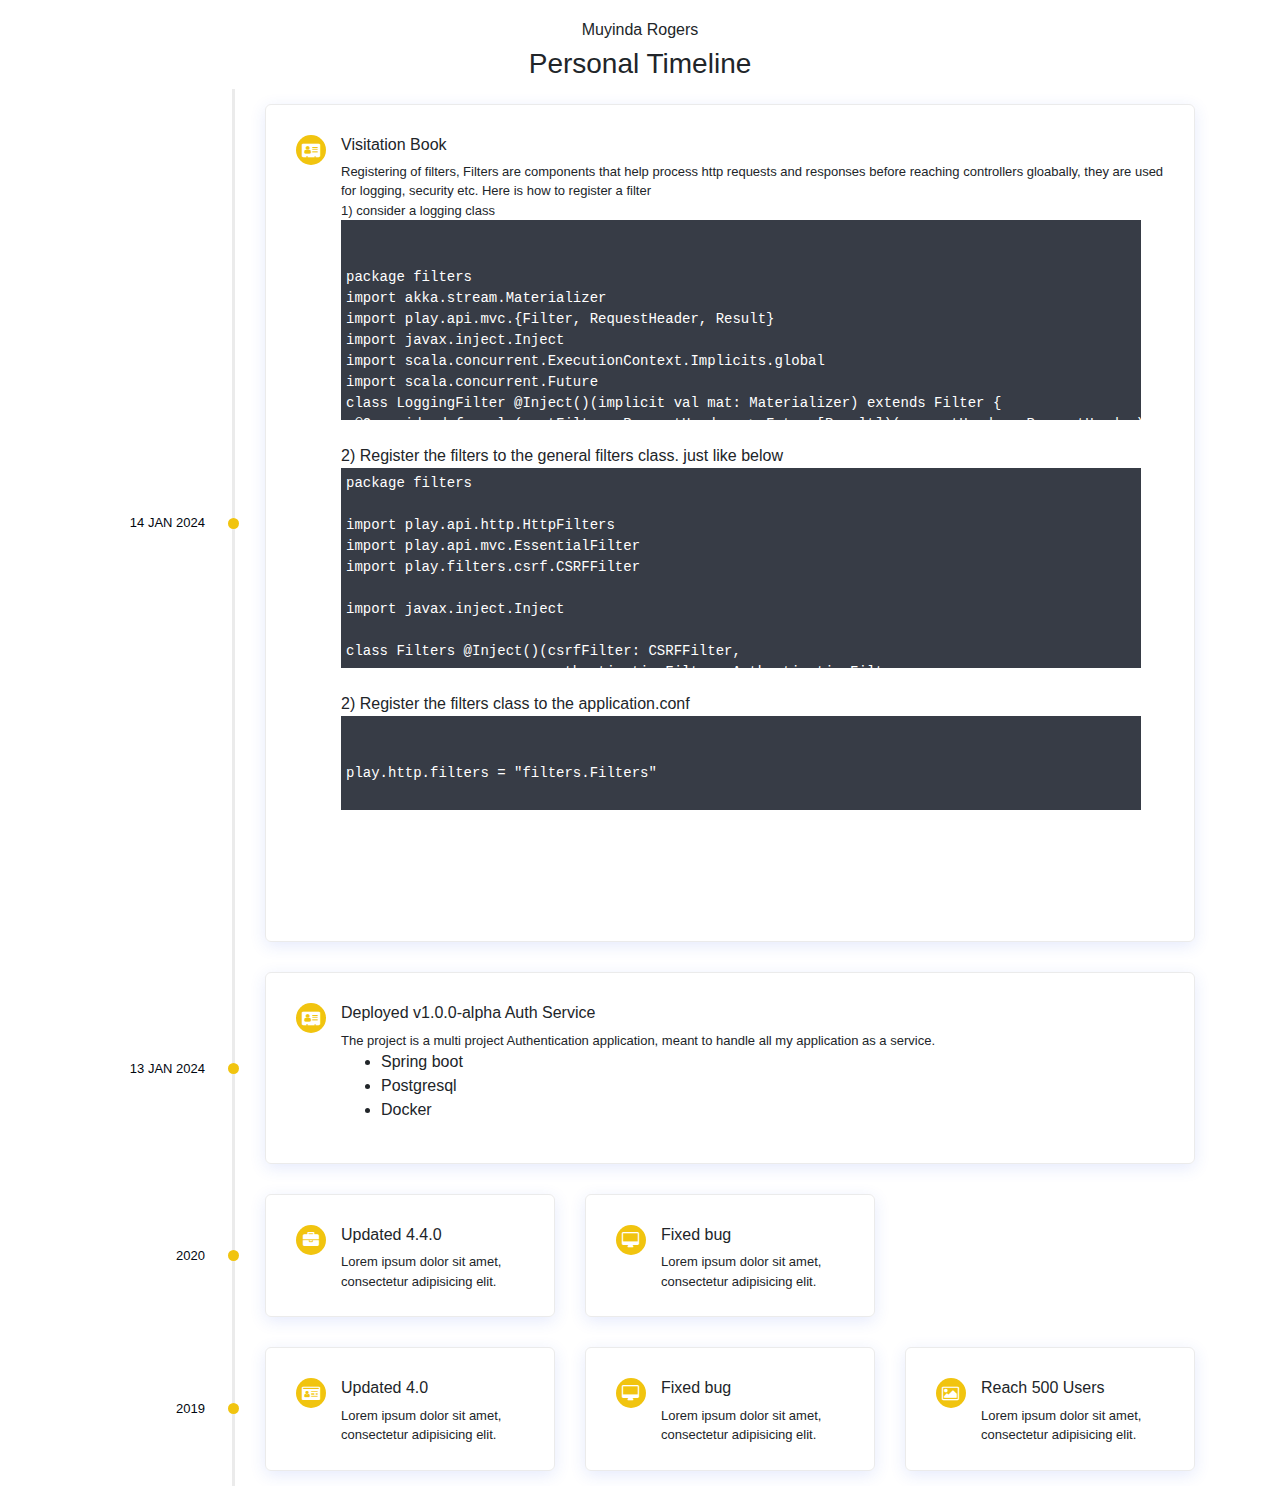
<file: index.html>
<!DOCTYPE html>
<html lang="en">

<head>
	<meta charset="utf-8">


	<title>timeline events area - Bootdey.com</title>
	<meta name="viewport" content="width=device-width, initial-scale=1">
	<link href="https://cdn.jsdelivr.net/npm/bootstrap@4.5.0/dist/css/bootstrap.min.css" rel="stylesheet">
	<style type="text/css">
		body {
			margin-top: 20px;
		}

		.timeline_area {
			position: relative;
			z-index: 1;
		}

		.single-timeline-area {
			position: relative;
			z-index: 1;
			padding-left: 180px;
		}

		@media only screen and (max-width: 575px) {
			.single-timeline-area {
				padding-left: 100px;
			}
		}

		.single-timeline-area .timeline-date {
			position: absolute;
			width: 180px;
			height: 100%;
			top: 0;
			left: 0;
			z-index: 1;
			display: -webkit-box;
			display: -ms-flexbox;
			display: flex;
			-webkit-box-align: center;
			-ms-flex-align: center;
			-ms-grid-row-align: center;
			align-items: center;
			-webkit-box-pack: end;
			-ms-flex-pack: end;
			justify-content: flex-end;
			padding-right: 60px;
		}

		@media only screen and (max-width: 575px) {
			.single-timeline-area .timeline-date {
				width: 100px;
			}
		}

		.single-timeline-area .timeline-date::after {
			position: absolute;
			width: 3px;
			height: 100%;
			content: "";
			background-color: #ebebeb;
			top: 0;
			right: 30px;
			z-index: 1;
		}

		.single-timeline-area .timeline-date::before {
			position: absolute;
			width: 11px;
			height: 11px;
			border-radius: 50%;
			background-color: #f1c40f;
			content: "";
			top: 50%;
			right: 26px;
			z-index: 5;
			margin-top: -5.5px;
		}

		.single-timeline-area .timeline-date p {
			margin-bottom: 0;
			color: #020710;
			font-size: 13px;
			text-transform: uppercase;
			font-weight: 500;
		}

		.single-timeline-area .single-timeline-content {
			position: relative;
			z-index: 1;
			padding: 30px 30px 25px;
			border-radius: 6px;
			margin-bottom: 15px;
			margin-top: 15px;
			-webkit-box-shadow: 0 0.25rem 1rem 0 rgba(47, 91, 234, 0.125);
			box-shadow: 0 0.25rem 1rem 0 rgba(47, 91, 234, 0.125);
			border: 1px solid #ebebeb;
		}

		@media only screen and (max-width: 575px) {
			.single-timeline-area .single-timeline-content {
				padding: 20px;
			}
		}

		.single-timeline-area .single-timeline-content .timeline-icon {
			-webkit-transition-duration: 500ms;
			transition-duration: 500ms;
			width: 30px;
			height: 30px;
			background-color: #f1c40f;
			-webkit-box-flex: 0;
			-ms-flex: 0 0 30px;
			flex: 0 0 30px;
			text-align: center;
			max-width: 30px;
			border-radius: 50%;
			margin-right: 15px;
		}

		.single-timeline-area .single-timeline-content .timeline-icon i {
			color: #ffffff;
			line-height: 30px;
		}

		.single-timeline-area .single-timeline-content .timeline-text h6 {
			-webkit-transition-duration: 500ms;
			transition-duration: 500ms;
		}

		.single-timeline-area .single-timeline-content .timeline-text p {
			font-size: 13px;
			margin-bottom: 0;
		}

		.single-timeline-area .single-timeline-content:hover .timeline-icon,
		.single-timeline-area .single-timeline-content:focus .timeline-icon {
			background-color: #020710;
		}

		.single-timeline-area .single-timeline-content:hover .timeline-text h6,
		.single-timeline-area .single-timeline-content:focus .timeline-text h6 {
			color: #3f43fd;
		}

		.pre {
			width: 800px;
			overflow: hidden;
			height: 200px;
			overflow-y: scroll;
		}

		pre {
			background-color: #373c46;
			color: #ffffff;
			padding: 5px;
			text-align: left;
		}
	</style>
</head>

<body>
	<link href="https://maxcdn.bootstrapcdn.com/font-awesome/4.7.0/css/font-awesome.min.css" rel="stylesheet" />
	<section class="timeline_area section_padding_130">
		<div class="container">
			<div class="row justify-content-center">
				<div class="col-12 col-sm-8 col-lg-6">

					<div class="section_heading text-center">
						<h6>Muyinda Rogers</h6>
						<h3>Personal Timeline</h3>
						<div class="line"></div>
					</div>
				</div>
			</div>
			<div class="row">
				<div class="col-12">

					<div class="apland-timeline-area">

						<div class="single-timeline-area">
							<div class="timeline-date wow fadeInLeft" data-wow-delay="0.1s"
								style="visibility: visible; animation-delay: 0.1s; animation-name: fadeInLeft;">
								<p>14 Jan 2024</p>
							</div>
							<div class="row">
								<div class="col-12 col-md-6 col-lg-12">
									<div class="single-timeline-content d-flex wow fadeInLeft" data-wow-delay="0.3s"
										style="visibility: visible; animation-delay: 0.3s; animation-name: fadeInLeft;">
										<div class="timeline-icon"><i class="fa fa-address-card" aria-hidden="true"></i>
										</div>
										<div class="timeline-text">
											<h6>Visitation Book</h6>
											<p>
												Registering of filters, Filters are components that help process http
												requests and responses before
												reaching controllers gloabally, they are used for logging, security etc.
												Here is how to register a filter
												<br />1) consider a logging class
											<div class="pre">
												<pre>


package filters
import akka.stream.Materializer
import play.api.mvc.{Filter, RequestHeader, Result}
import javax.inject.Inject
import scala.concurrent.ExecutionContext.Implicits.global
import scala.concurrent.Future
class LoggingFilter @Inject()(implicit val mat: Materializer) extends Filter {
 @Override def apply(nextFilter: RequestHeader => Future[Result])(requestHeader: RequestHeader): Future[Result] = {
val startTime = System.currentTimeMillis()
nextFilter(requestHeader).map { result =>
val endTime = System.currentTimeMillis()
val requestTime = endTime - startTime
println("This filter is working gracefully  ")
println(s"${requestHeader.method} ${requestHeader.uri} took ${requestTime} ms and returned ${result.header.status}")
result
}
}
}
</pre>
											</div>


											<br />
											2) Register the filters to the general filters class. just like below <br />
											<div class="pre">
												<pre>
package filters

import play.api.http.HttpFilters
import play.api.mvc.EssentialFilter
import play.filters.csrf.CSRFFilter

import javax.inject.Inject

class Filters @Inject()(csrfFilter: CSRFFilter,
                        authenticationFilter: AuthenticationFilter,
                          logginfilter:LoggingFilter) extends HttpFilters {
  def filters: Seq[EssentialFilter] = Seq(csrfFilter, authenticationFilter,logginfilter)
}
</pre>
											</div>
											<br />
											2) Register the filters class to the application.conf <br />
											<div class="pre">
												<pre>


play.http.filters = "filters.Filters"
		</pre>
											</div>

											</p>
										</div>
									</div>
								</div>




							</div>
						</div>



						<div class="single-timeline-area">
							<div class="timeline-date wow fadeInLeft" data-wow-delay="0.1s"
								style="visibility: visible; animation-delay: 0.1s; animation-name: fadeInLeft;">
								<p>13 Jan 2024</p>
							</div>
							<div class="row">
								<div class="col-12 col-md-6 col-lg-12">
									<div class="single-timeline-content d-flex wow fadeInLeft" data-wow-delay="0.3s"
										style="visibility: visible; animation-delay: 0.3s; animation-name: fadeInLeft;">
										<div class="timeline-icon"><i class="fa fa-address-card" aria-hidden="true"></i>
										</div>
										<div class="timeline-text">
											<h6>Deployed v1.0.0-alpha Auth Service</h6>
											<p>
												The project is a multi project Authentication application,
												meant to handle all my application as a service.
											<ul>
												<li> Spring boot</li>
												<li> Postgresql </li>
												<li> Docker </li>
											</ul>

											</p>
										</div>
									</div>
								</div>




							</div>
						</div>

						<div class="single-timeline-area">
							<div class="timeline-date wow fadeInLeft" data-wow-delay="0.1s"
								style="visibility: visible; animation-delay: 0.1s; animation-name: fadeInLeft;">
								<p>2020</p>
							</div>
							<div class="row">
								<div class="col-12 col-md-6 col-lg-4">
									<div class="single-timeline-content d-flex wow fadeInLeft" data-wow-delay="0.3s"
										style="visibility: visible; animation-delay: 0.3s; animation-name: fadeInLeft;">
										<div class="timeline-icon"><i class="fa fa-briefcase" aria-hidden="true"></i>
										</div>
										<div class="timeline-text">
											<h6>Updated 4.4.0</h6>
											<p>Lorem ipsum dolor sit amet, consectetur adipisicing elit.</p>
										</div>
									</div>
								</div>
								<div class="col-12 col-md-6 col-lg-4">
									<div class="single-timeline-content d-flex wow fadeInLeft" data-wow-delay="0.5s"
										style="visibility: visible; animation-delay: 0.5s; animation-name: fadeInLeft;">
										<div class="timeline-icon"><i class="fa fa-desktop" aria-hidden="true"></i>
										</div>
										<div class="timeline-text">
											<h6>Fixed bug</h6>
											<p>Lorem ipsum dolor sit amet, consectetur adipisicing elit.</p>
										</div>
									</div>
								</div>
							</div>
						</div>

						<div class="single-timeline-area">
							<div class="timeline-date wow fadeInLeft" data-wow-delay="0.1s"
								style="visibility: visible; animation-delay: 0.1s; animation-name: fadeInLeft;">
								<p>2019</p>
							</div>
							<div class="row">
								<div class="col-12 col-md-6 col-lg-4">
									<div class="single-timeline-content d-flex wow fadeInLeft" data-wow-delay="0.3s"
										style="visibility: visible; animation-delay: 0.3s; animation-name: fadeInLeft;">
										<div class="timeline-icon"><i class="fa fa-id-card" aria-hidden="true"></i>
										</div>
										<div class="timeline-text">
											<h6>Updated 4.0</h6>
											<p>Lorem ipsum dolor sit amet, consectetur adipisicing elit.</p>
										</div>
									</div>
								</div>
								<div class="col-12 col-md-6 col-lg-4">
									<div class="single-timeline-content d-flex wow fadeInLeft" data-wow-delay="0.5s"
										style="visibility: visible; animation-delay: 0.5s; animation-name: fadeInLeft;">
										<div class="timeline-icon"><i class="fa fa-desktop" aria-hidden="true"></i>
										</div>
										<div class="timeline-text">
											<h6>Fixed bug</h6>
											<p>Lorem ipsum dolor sit amet, consectetur adipisicing elit.</p>
										</div>
									</div>
								</div>
								<div class="col-12 col-md-6 col-lg-4">
									<div class="single-timeline-content d-flex wow fadeInLeft" data-wow-delay="0.7s"
										style="visibility: visible; animation-delay: 0.7s; animation-name: fadeInLeft;">
										<div class="timeline-icon"><i class="fa fa-picture-o" aria-hidden="true"></i>
										</div>
										<div class="timeline-text">
											<h6>Reach 500 Users</h6>
											<p>Lorem ipsum dolor sit amet, consectetur adipisicing elit.</p>
										</div>
									</div>
								</div>
							</div>
						</div>
					</div>
				</div>
			</div>
		</div>
	</section>
	<script src="https://code.jquery.com/jquery-1.10.2.min.js"></script>
	<script src="https://cdn.jsdelivr.net/npm/bootstrap@4.5.0/dist/js/bootstrap.bundle.min.js"></script>
	<script type="text/javascript">

	</script>
</body>

</html>
</file>
